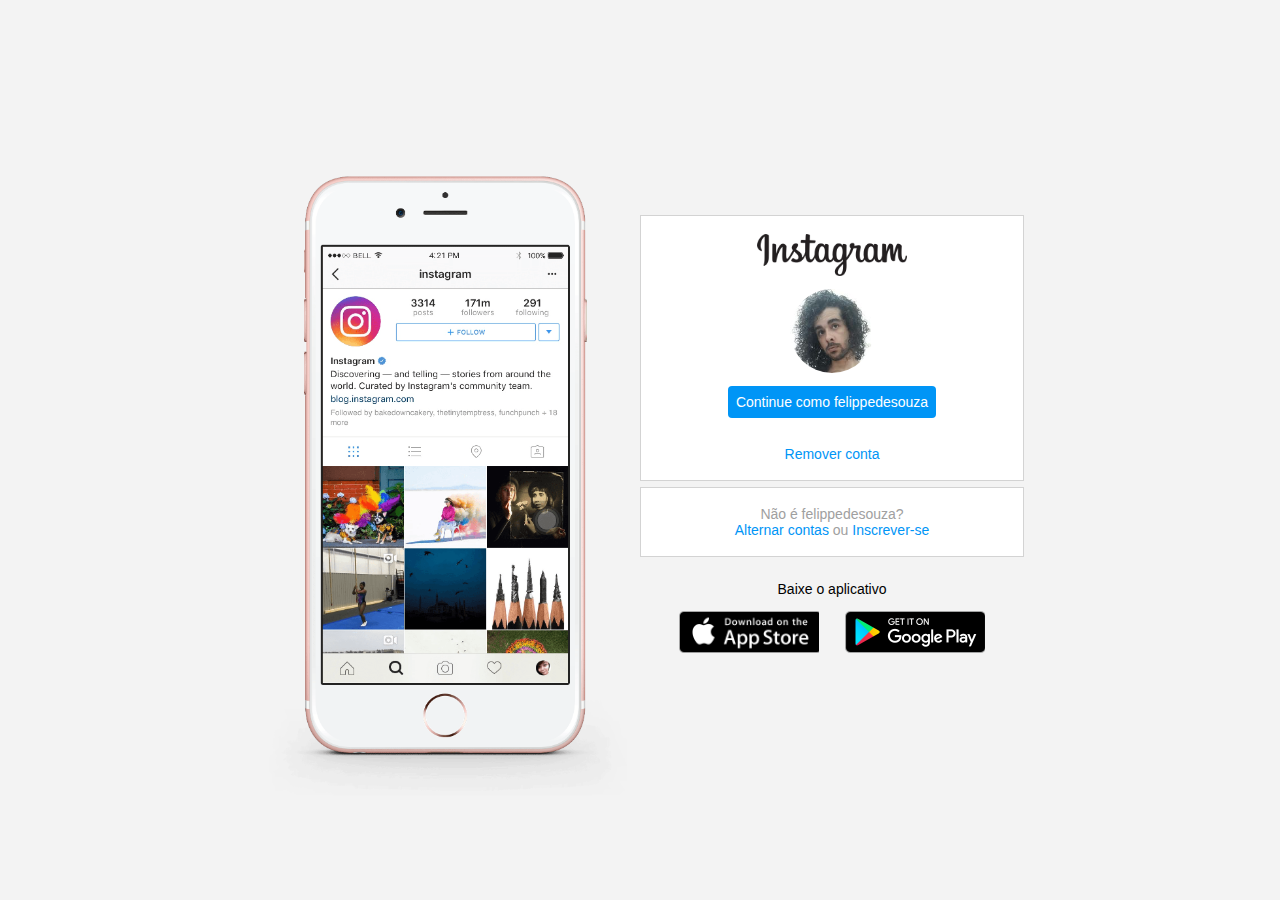
<file: index.html>
<!DOCTYPE html>
<html lang="pt-br">
<head>
   <meta charset="UTF-8">
   <meta http-equiv="X-UA-Compatible" content="IE=edge">
   <meta name="viewport" content="width=device-width, initial-scale=1.0">
   <link rel="stylesheet" href="style.css">
   <title>Instagram</title>
</head>
<body>
   <div class="instagram-wrapper">
      <div class="instagram-phone">
         <img src="./img/instagram-celular.png" alt="celular">
      </div>

      <div class="instagram-continue">
         <div class="group">
            <img src="./img/instagram-logo.png" alt="instagram logo" class="instagram-logo">
            <div class="profile-photo">
               <img src="./img/perfil-instagram.jpg" alt="foto de perfil">
            </div>
            <a href="#" class="instagram-login">Continue como felippedesouza</a>
            <a href="#" class="instagram-logout">Remover conta</a>
         </div>

         <div class="group">
            <p class="not-account">Não é felippedesouza?</p>
            <p class="not-account">
               <span class="link-blue">Alternar contas</span>
               ou
               <span class="link-blue">Inscrever-se</span>
            </p>
         </div>

         <div class="get-the-app">
            <p class="get-app">Baixe o aplicativo</p>
            <div class="download">
               <a href="#" class="app-download"></a>
               <a href="#" class="app-download"></a>
            </div>
         </div>
      </div>
   </div>
</body>
</html>
</file>
<file: style.css>
* {
   padding: 0;
   margin: 0;
   box-sizing: border-box;
   text-decoration: none;
   font-family: sans-serif;
   font-size: 14px;
}

body {
   width: 100%;
   min-height: 100vh;
   background-color: rgb(243, 243, 243);
   margin: 0;
   padding: 0;
   display: flex;
   justify-content: center;
}

.instagram-wrapper {
   display: flex;
   align-items: center;
   justify-content: start;
   width: 60%;
   height: 100vh;
}

.instagram-phone {
   display: flex;
   align-items: center;
   justify-content: center;
   width: 50%;
}

.instagram-phone img {
   height: 50rem;
}

.instagram-continue {
   display: flex;
   align-items: center;
   justify-content: space-around;
   flex-direction: column;
   width: 50%;
   min-height: 34rem;
}

.group {
   display: flex;
   justify-content: space-between;
   align-items: center;
   flex-direction: column;
   background-color: #fff;
   width: 100%;
   padding: 1.3rem 0;
   border: 1px solid lightgray;
}

.group:nth-child(1) {
   min-height: 19rem;
}

.instagram-logo {
   height: 3rem;
}

.profile-photo {
   display: flex;
   justify-content: center;
   align-items: center;
   border-radius: 50%;
   overflow: hidden;
}

.profile-photo img {
   height: 6rem;
}

.instagram-login {
   background-color: #0095f6;
   color: #fff;
   padding: 8px;
   border-radius: 4px;
}

.instagram-logout {
   color: #0095f6;
   margin-top: 1rem;
}

.not-account {
   color: rgb(160, 160, 160);
}

.link-blue {
   color: #0095f6;
}

.get-the-app {
   display: flex;
   flex-direction: column;
   align-items: center;
   justify-content: center;
   width: 100%;
   padding: 1.3rem 0;
}

.download {
   display: flex;
   width: 100%;
   justify-content: space-evenly;
   align-items: center;
   padding: 1rem;
}

.app-download {
   height: 3rem;
   width: 10rem;
   background-size: cover;
}

.app-download:nth-child(1) {
   background-image: url('./img/apple-button.png');
}

.app-download:nth-child(2) {
   background-image: url('./img/googleplay-button.png');
}

@media (max-width: 1024px) {
   .instagram-wrapper {
      width: 90%;
   }
}

@media (max-width: 650px) {
   body {
      background-color: #fff;
   }

   .instagram-wrapper {
      width: 90%;
   }

   .instagram-phone {
      display: none;
   }

   .instagram-continue {
      width: 100%;
   }

   .group {
      border: 1px solid transparent;
   }
}
</file>
